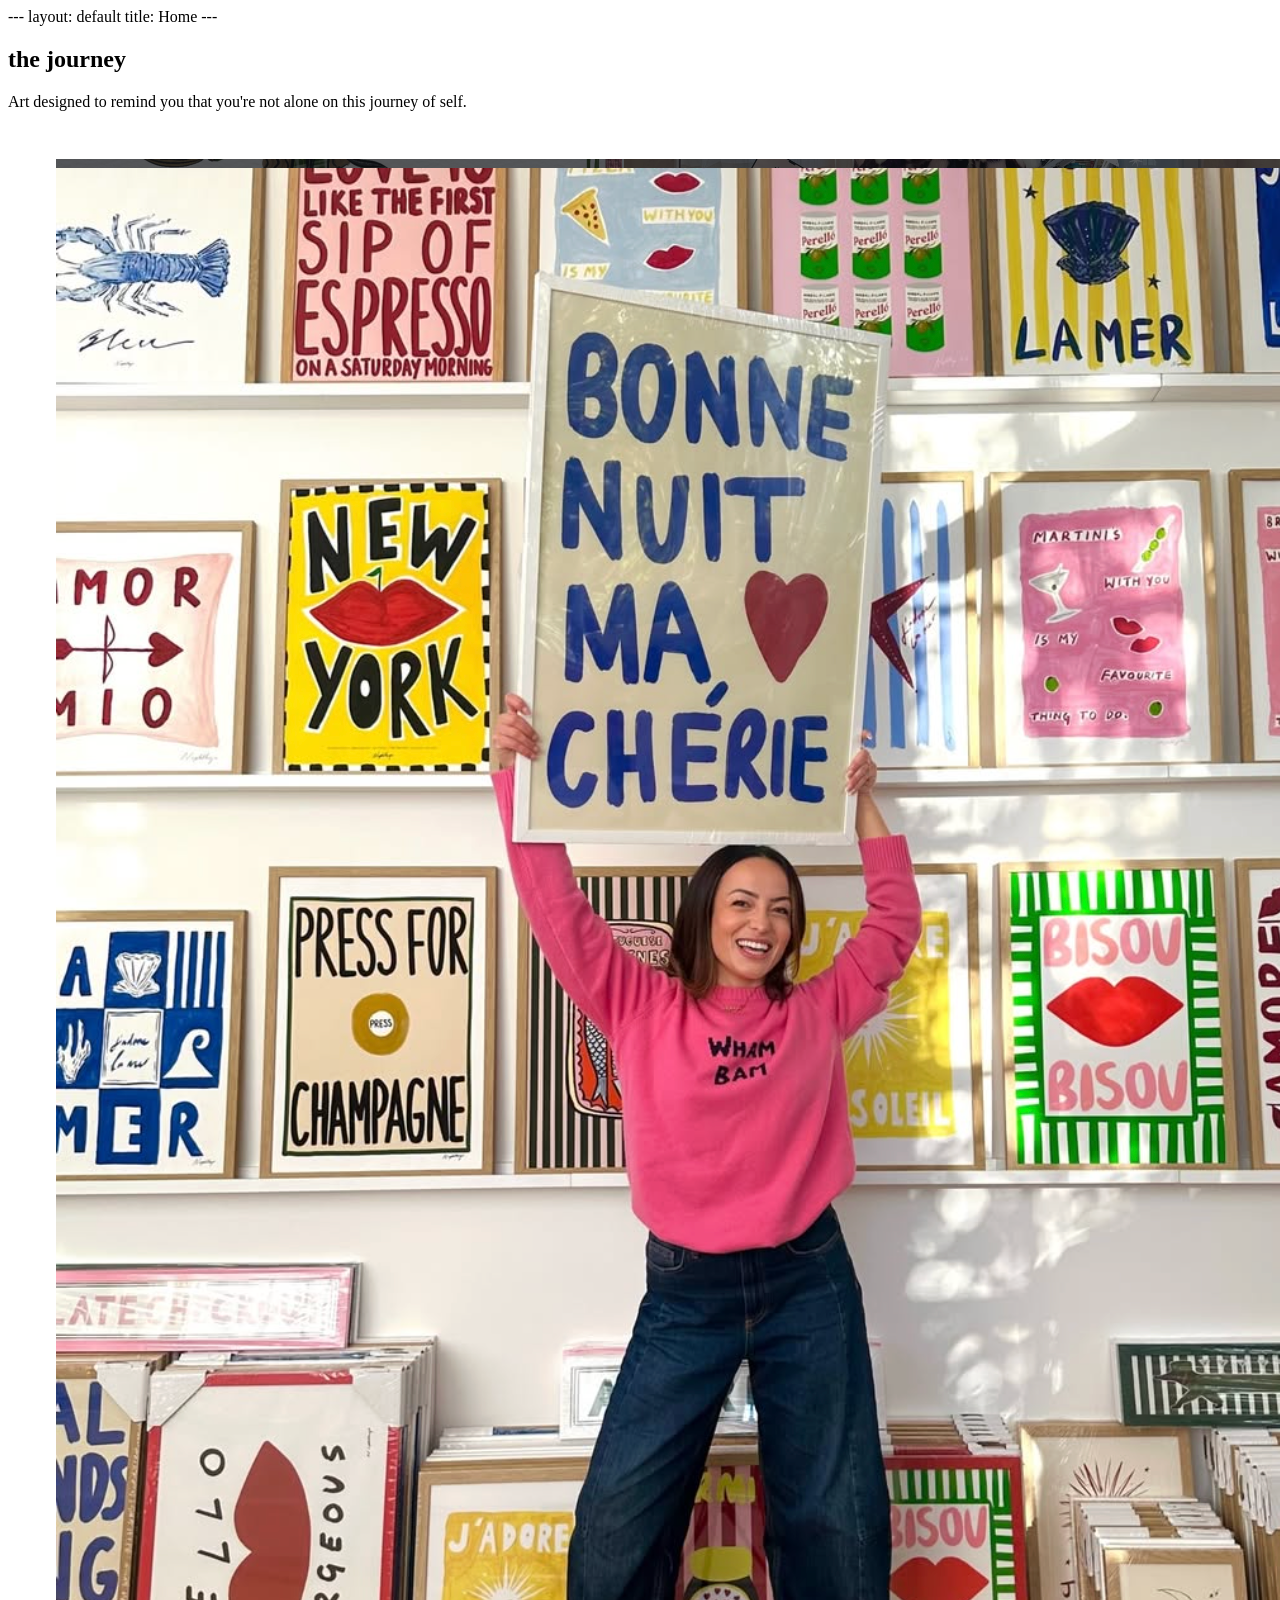
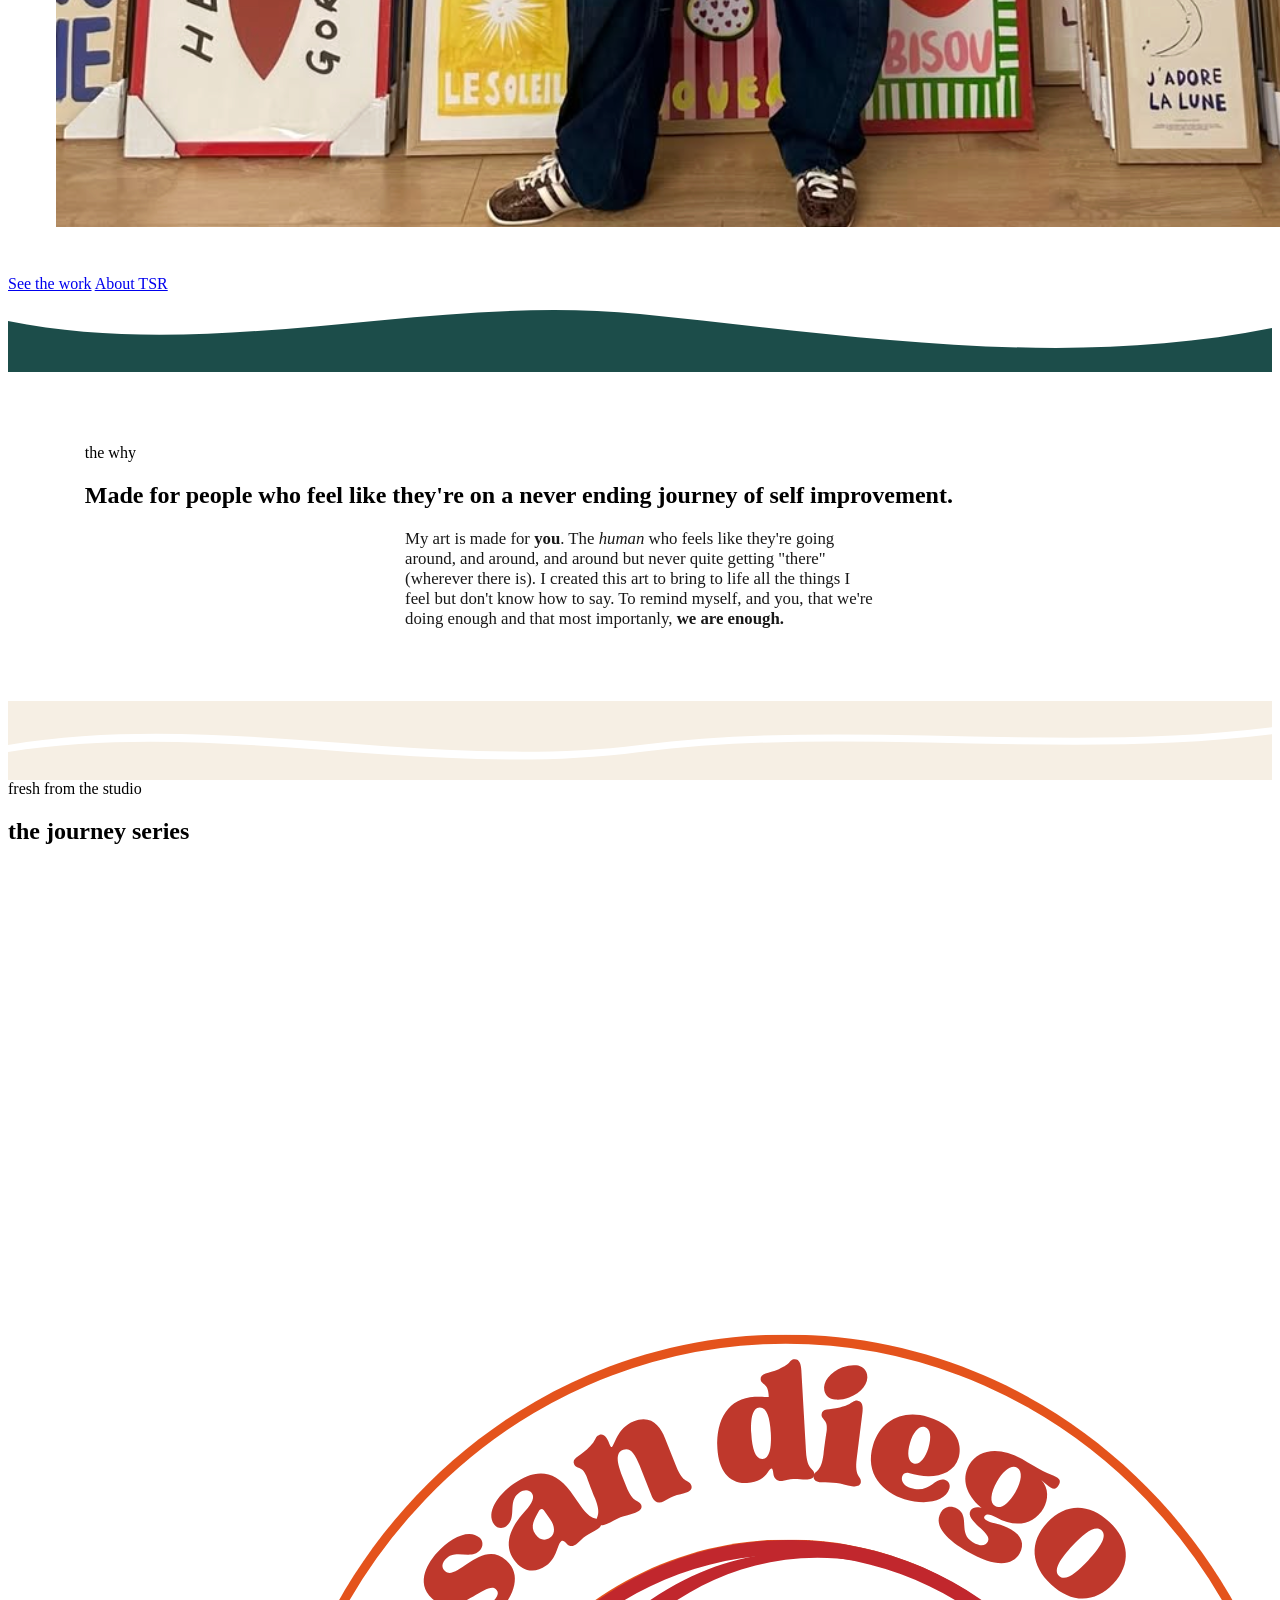
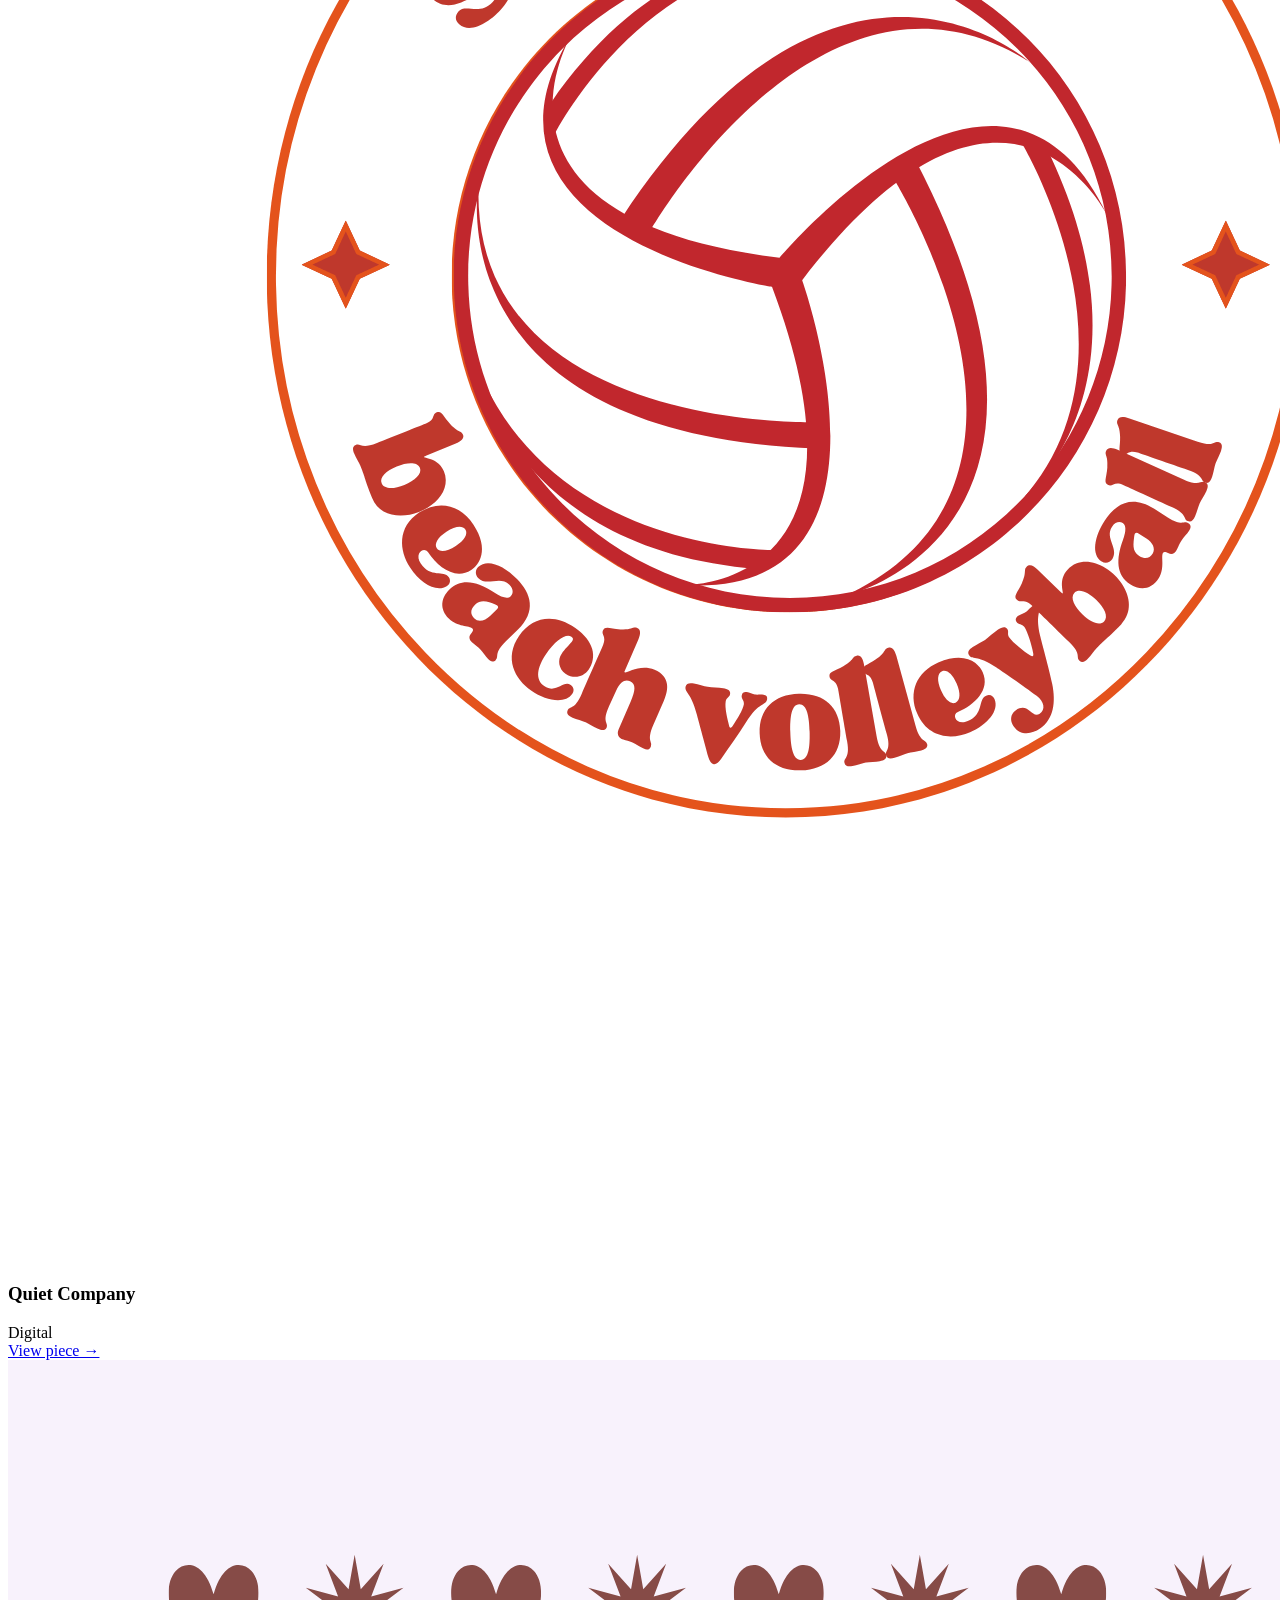
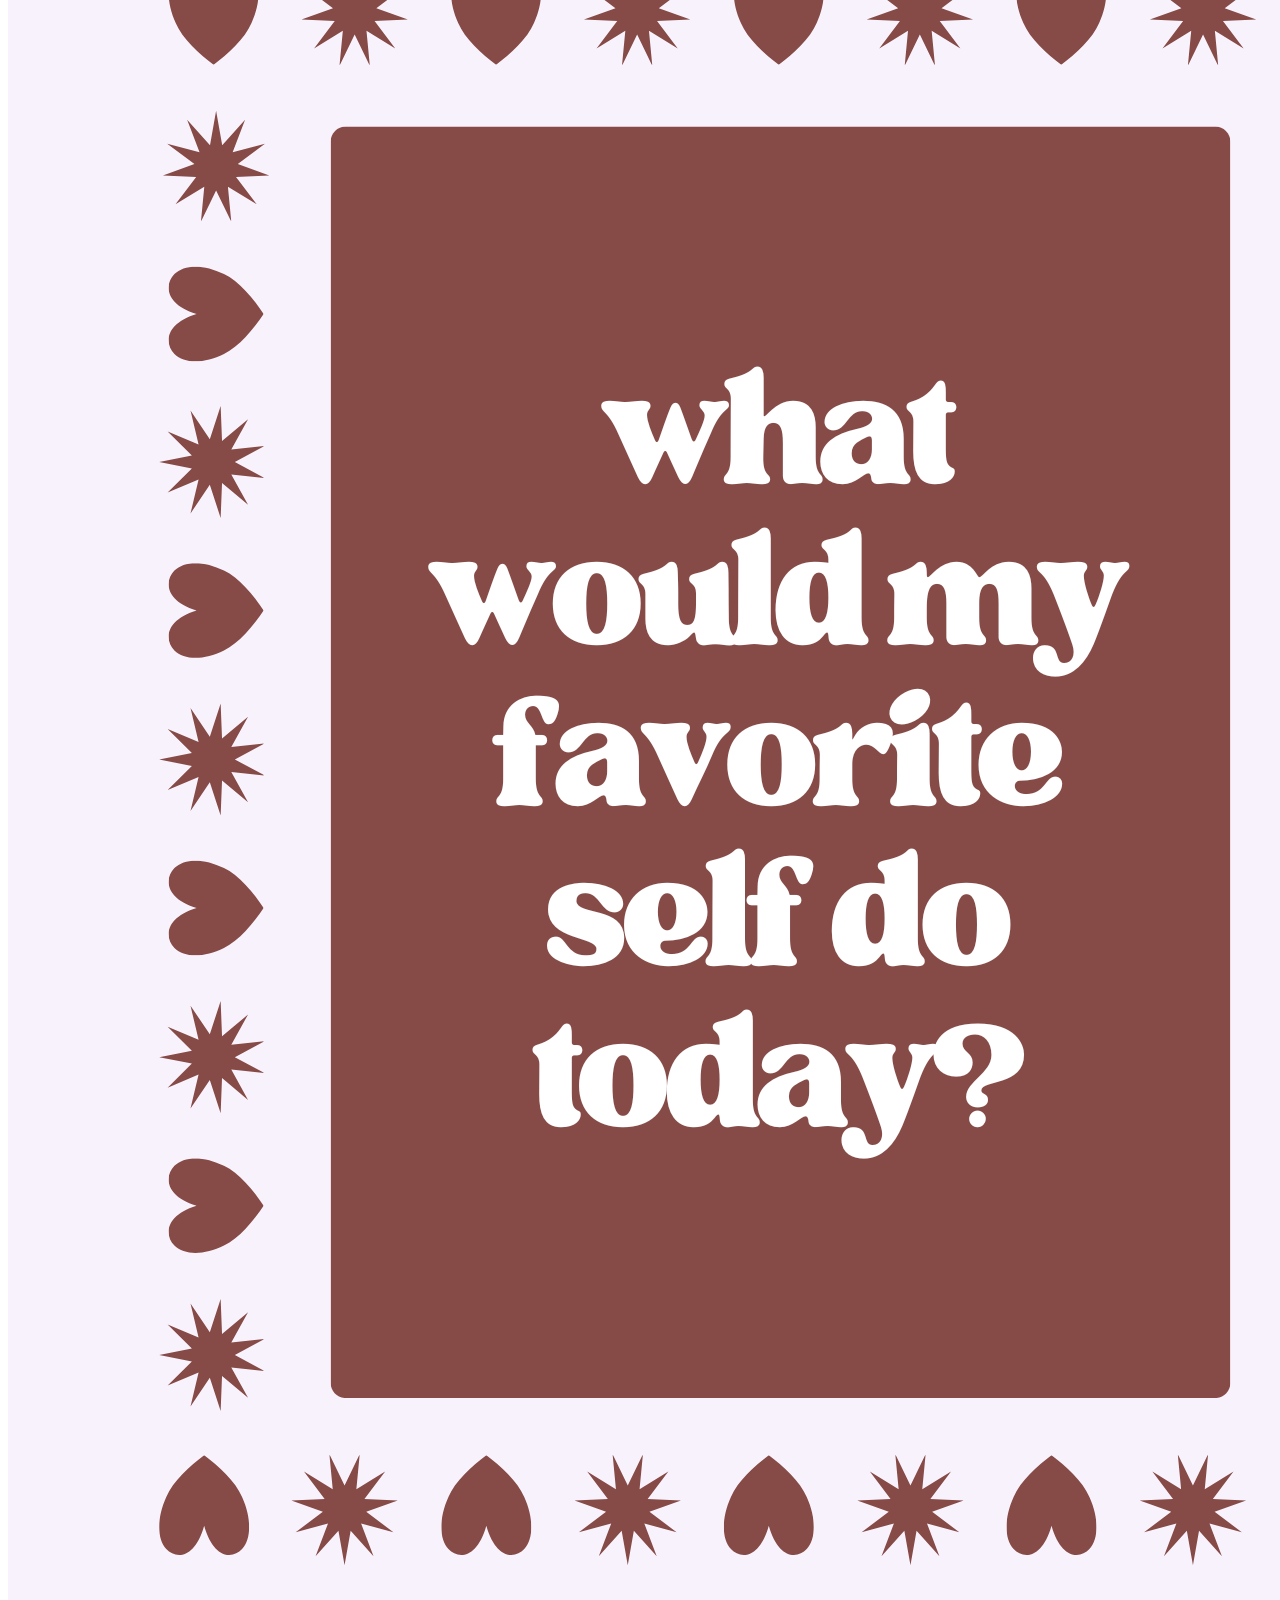
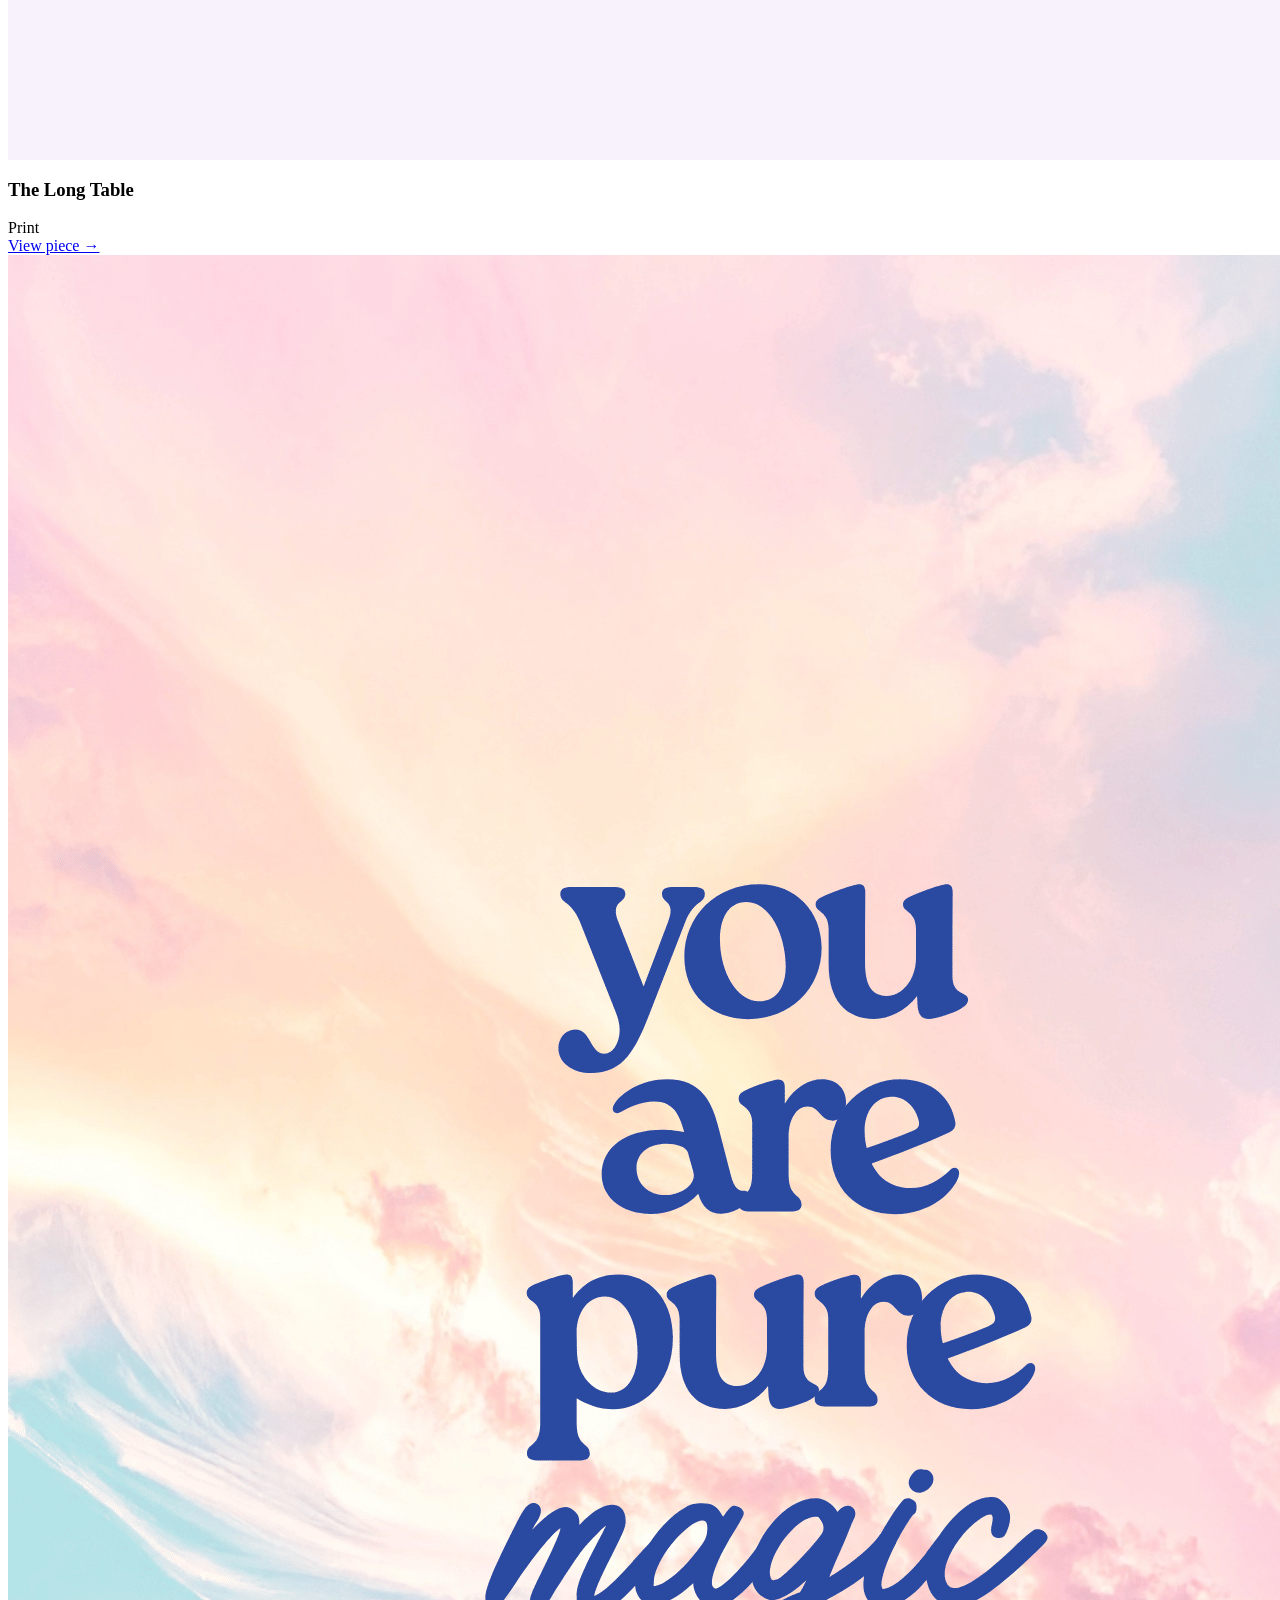
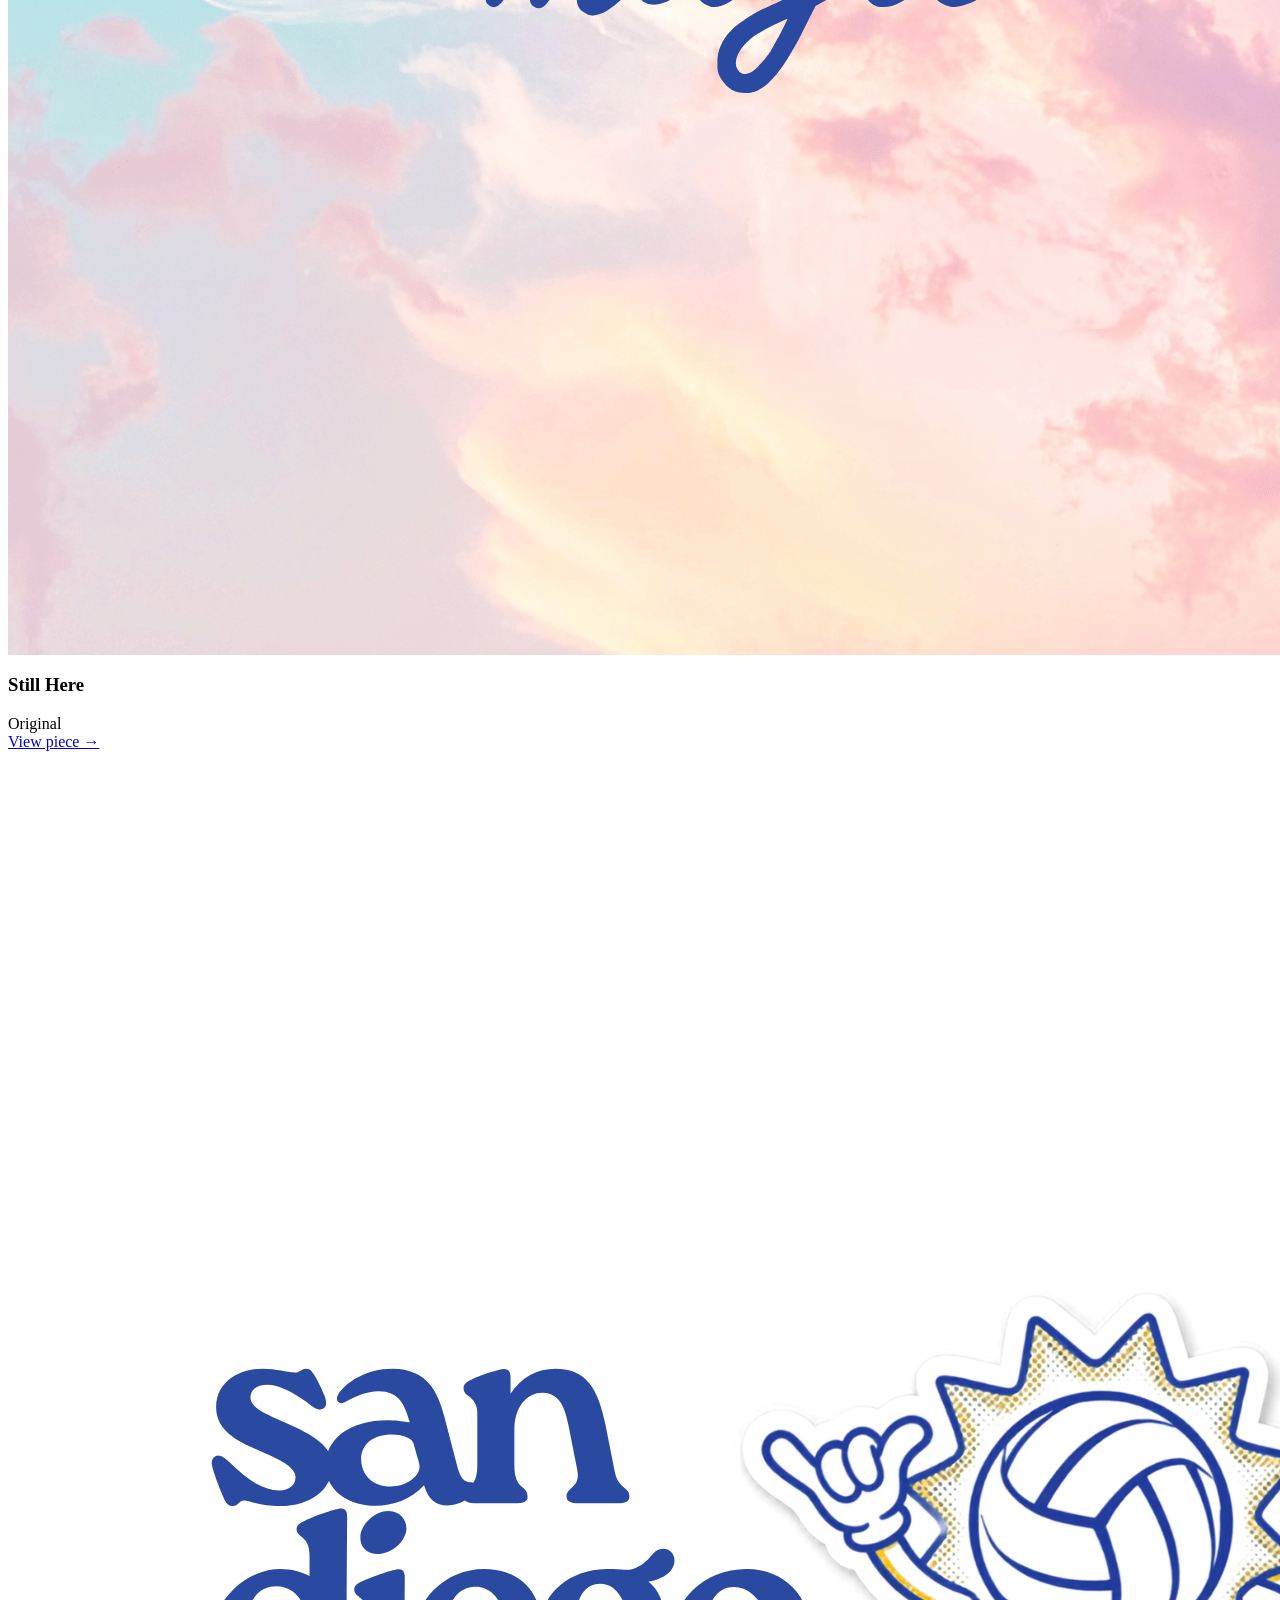
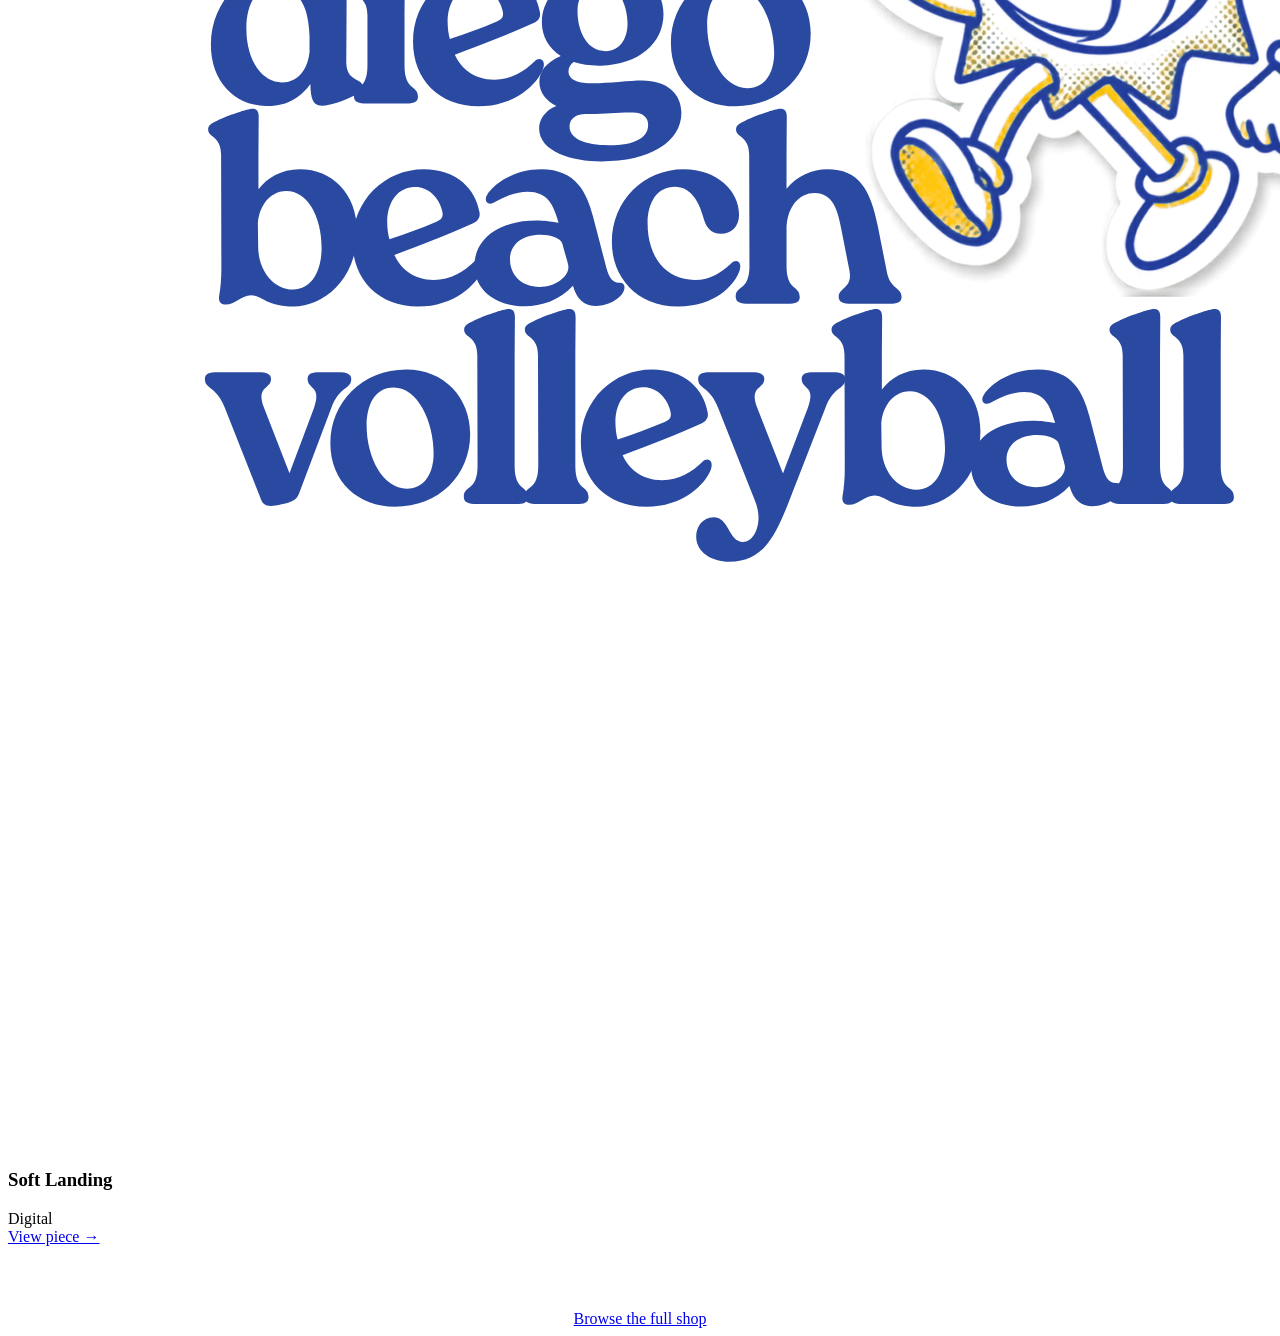
<file: index.html>
---
layout: default
title: Home
---
<body>

  <section class="hero-single">

 
  <div class="hero-single-text">
    <h1 class="hero-title">the journey</h1>
        <p class="hero-sub">Art designed to remind you that you're not alone on this journey of self.</p>
    
      <div class="hero-single-image" style="margin: 3rem">
    <img src="images/heroo.png" alt="Featured artist">
  </div>
    

    <div class="hero-ctas" style="justify-content:center;">
      <a href="portfolio.html" class="btn btn-primary">See the work</a>
      <a href="about.html" class="btn btn-ghost">About TSR</a>
    </div>
  </div>
</section>

<svg class="blob-divider" viewBox="0 0 1440 90" preserveAspectRatio="none" xmlns="http://www.w3.org/2000/svg">
  <path fill="#1C4D4A" d="M0,32 C240,80 480,0 720,24 C960,48 1200,88 1440,40 L1440,90 L0,90 Z"></path>
</svg>

<section class="band-teal" style="padding: 4.5rem 6vw;">
  <div class="section-head">
    <span class="eyebrow" style="color:var(--periwinkle-pale)">the why</span>
    <h2>Made for people who feel like they're on a never ending journey of self improvement.</h2>
    <p style="font-size:1.05rem; opacity:0.9; max-width:56ch; margin:0 auto;">
      My art is made for <b>you</b>. The <i>human</i> who feels like they're going around, and around, and around but never quite getting "there" (wherever there is). I created this art to bring to life all the things I feel but don't know how to say. To remind myself, and you, that we're doing enough and that most importanly, <b>we are enough.</b> 
    </p>
  </div>
</section>

<svg class="blob-divider" viewBox="0 0 1440 90" preserveAspectRatio="none" xmlns="http://www.w3.org/2000/svg">
  <path fill="#F6EFE4" d="M0,50 C240,10 480,80 720,50 C960,20 1200,60 1440,30 L1440,0 L0,0 Z" transform="translate(0,0)"></path>
  <path fill="#F6EFE4" d="M0,58 C240,20 480,90 720,58 C960,28 1200,68 1440,38 L1440,90 L0,90 Z"></path>
</svg>

<section class="section">
  <div class="section-head">
    <span class="eyebrow">fresh from the studio</span>
    <h2>the journey series</h2>
  </div>
  <div class="grid-4">
    <div class="pin-card tilt-2">
      <div class="art-thumb"><img src="images/bag.png" alt="Featured artist"></div>
      <h3>Quiet Company</h3>
      <div class="medium">Digital</div>
      <a href="#" class="btn btn-ghost btn-small">View piece →</a>
    </div>
    <div class="pin-card tilt-5">
      <div class="art-thumb"><img src="images/daily.png" alt="Featured artist"></div>
      <h3>The Long Table</h3>
      <div class="medium">Print</div>
      <a href="#" class="btn btn-ghost btn-small">View piece →</a>
    </div>
    <div class="pin-card tilt-1">
      <div class="art-thumb"><img src="images/magic.png" alt="Featured artist"></div>
      <h3>Still Here</h3>
      <div class="medium">Original</div>
      <a href="#" class="btn btn-ghost btn-small">View piece →</a>
    </div>
    <div class="pin-card tilt-6">
      <div class="art-thumb"><img src="images/shirt.png" alt="Featured artist"></div>
      <h3>Soft Landing</h3>
      <div class="medium">Digital</div>
      <a href="#" class="btn btn-ghost btn-small">View piece →</a>
    </div>
  </div>
  <div style="text-align:center; margin-top:4rem;">
    <a href="portfolio.html" class="btn btn-primary">Browse the full shop</a>
  </div>
</section>

</body>
</file>
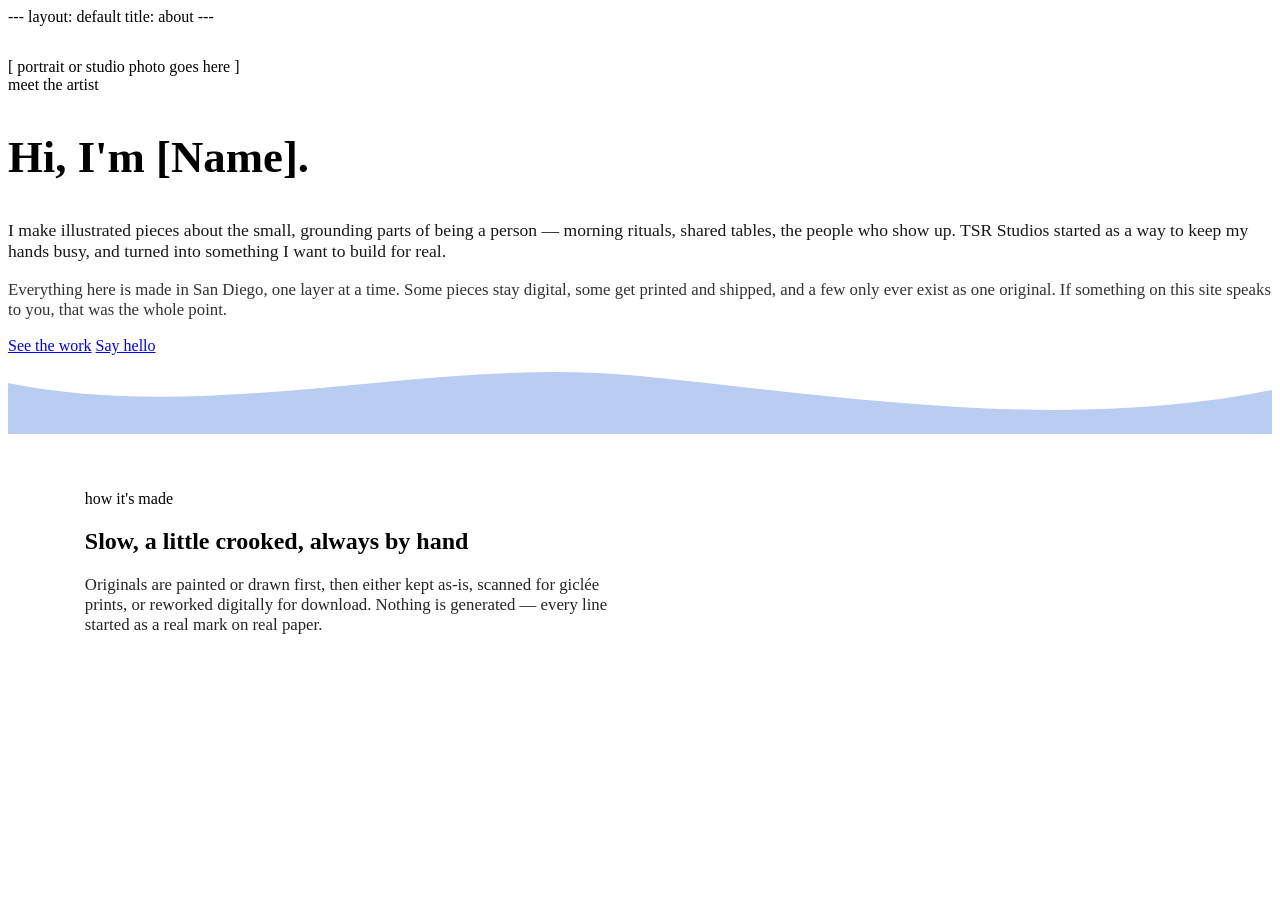
<file: about.html>
---
layout: default
title: about
---
<body>

<section class="section" style="padding-top:2rem;">
  <div class="about-wrap">
    <div class="about-portrait">[ portrait or studio photo goes here ]</div>
    <div>
      <span class="eyebrow">meet the artist</span>
      <h1 style="font-size:clamp(2rem, 3.5vw, 2.8rem);">Hi, I'm [Name].</h1>
      <p style="font-size:1.1rem; opacity:0.9;">
        I make illustrated pieces about the small, grounding parts of being a person — morning rituals, shared tables, the people who show up. TSR Studios started as a way to keep my hands busy, and turned into something I want to build for real.
      </p>
      <p style="font-size:1.05rem; opacity:0.8;">
        Everything here is made in San Diego, one layer at a time. Some pieces stay digital, some get printed and shipped, and a few only ever exist as one original. If something on this site speaks to you, that was the whole point.
      </p>
      <div class="hero-ctas">
        <a href="portfolio.html" class="btn btn-primary">See the work</a>
        <a href="contact.html" class="btn btn-ghost">Say hello</a>
      </div>
    </div>
  </div>
</section>

<svg class="blob-divider" viewBox="0 0 1440 90" preserveAspectRatio="none" xmlns="http://www.w3.org/2000/svg">
  <path fill="#B9CCF1" d="M0,32 C240,80 480,0 720,24 C960,48 1200,88 1440,40 L1440,90 L0,90 Z"></path>
</svg>

<section style="background:var(--periwinkle-pale); padding: 3.5rem 6vw;">
  <div class="section-head" style="max-width:70ch;">
    <span class="eyebrow" style="color:var(--teal-deep);">how it's made</span>
    <h2>Slow, a little crooked, always by hand</h2>
    <p style="font-size:1.05rem; color:var(--charcoal); opacity:0.85;">
      Originals are painted or drawn first, then either kept as-is, scanned for giclée prints, or reworked digitally for download. Nothing is generated — every line started as a real mark on real paper.
    </p>
  </div>
</section>

</body>
</file>
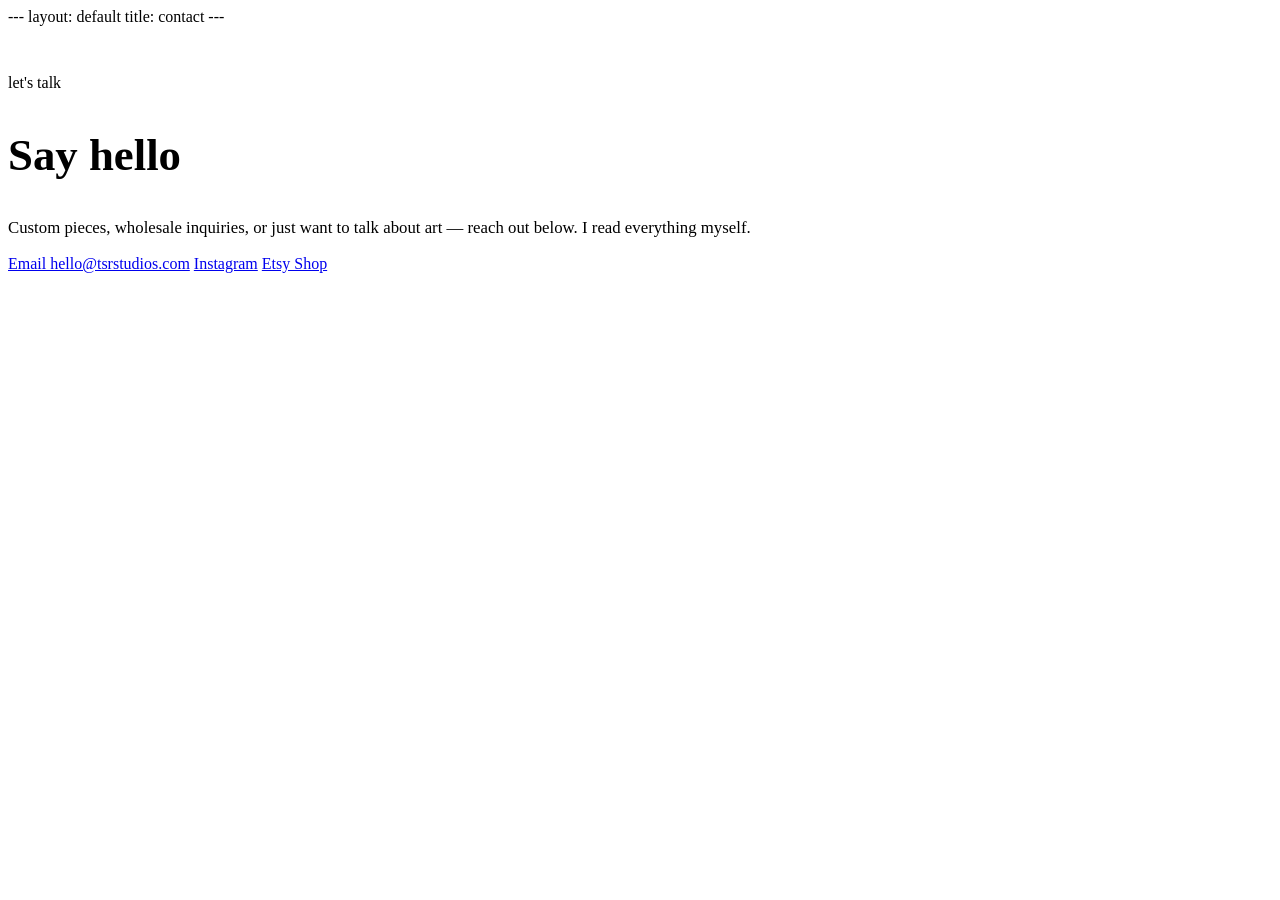
<file: contact.html>
---
layout: default
title: contact
---
<body>

<section class="section" style="padding-top:3rem;">
  <div class="section-head">
    <span class="eyebrow">let's talk</span>
    <h1 style="font-size:clamp(2rem, 3.5vw, 2.8rem);">Say hello</h1>
  </div>

  <div class="contact-card">
    <p style="font-size:1.05rem;">
      Custom pieces, wholesale inquiries, or just want to talk about art — reach out below. I read everything myself.
    </p>
    <div class="contact-links">
      <a href="mailto:hello@tsrstudios.com" class="btn btn-primary">Email hello@tsrstudios.com</a>
      <a href="#" class="btn btn-ghost">Instagram</a>
      <a href="#" class="btn btn-ghost">Etsy Shop</a>
    </div>
  </div>
</section>

</body>
</file>
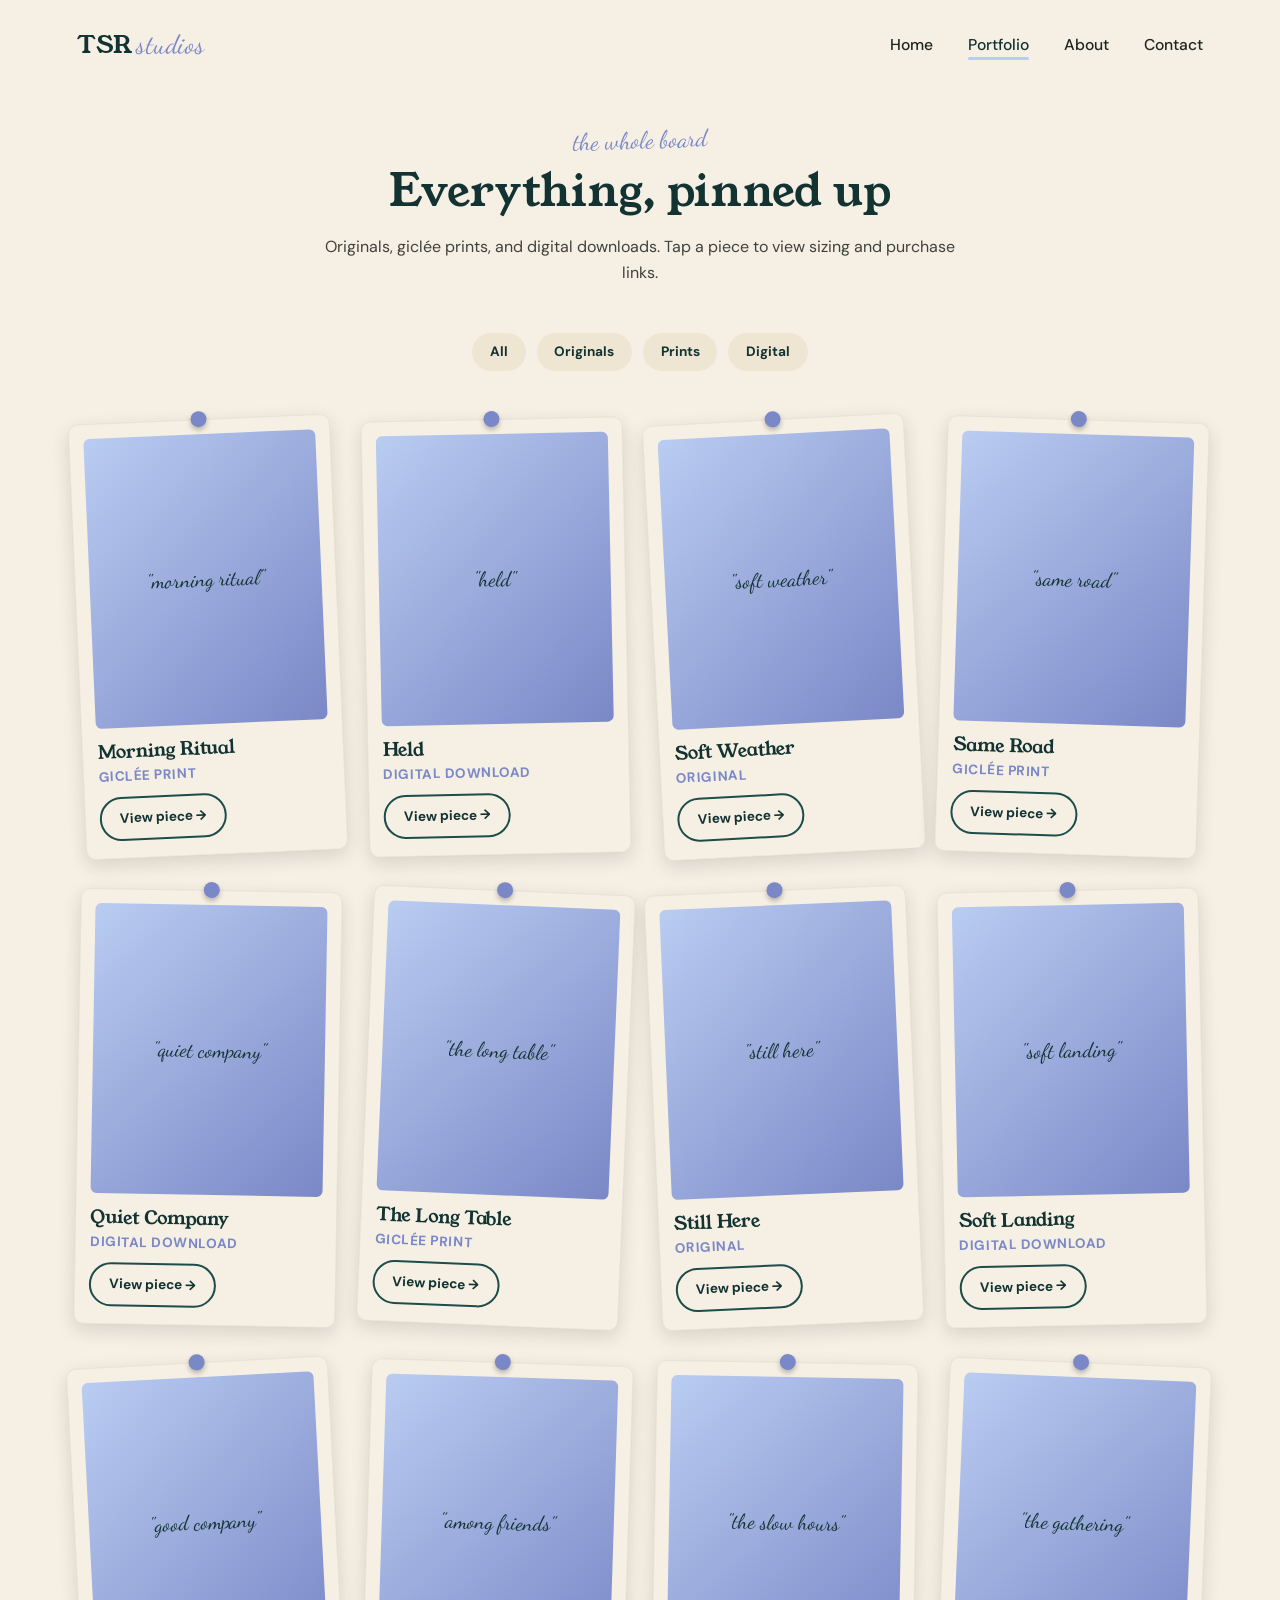
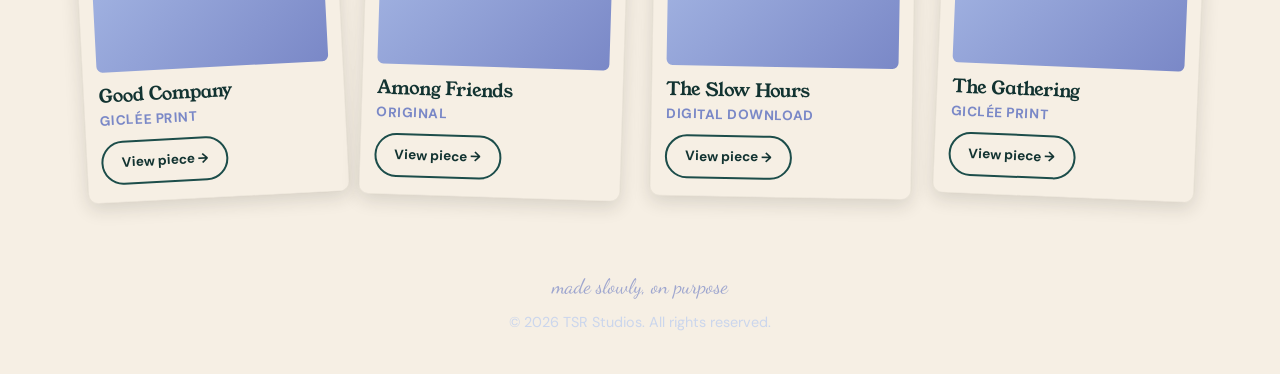
<file: portfolio.html>
<!DOCTYPE html>
<html lang="en">
<head>
<meta charset="UTF-8">
<meta name="viewport" content="width=device-width, initial-scale=1.0">
<title>Portfolio — TSR Studios</title>
<link rel="stylesheet" href="style.css">
</head>
<body>

<header class="site-header">
  <a href="index.html" class="logo">TSR<span>studios</span></a>
  <nav>
    <ul>
      <li><a href="index.html">Home</a></li>
      <li><a href="portfolio.html" class="active">Portfolio</a></li>
      <li><a href="about.html">About</a></li>
      <li><a href="contact.html">Contact</a></li>
    </ul>
  </nav>
</header>

<section class="section" style="padding-top:2rem;">
  <div class="section-head">
    <span class="eyebrow">the whole board</span>
    <h1 style="font-size:clamp(2rem, 3.5vw, 2.8rem);">Everything, pinned up</h1>
    <p style="opacity:0.85;">Originals, giclée prints, and digital downloads. Tap a piece to view sizing and purchase links.</p>
  </div>

  <div class="chip-row">
    <span class="chip">All</span>
    <span class="chip">Originals</span>
    <span class="chip">Prints</span>
    <span class="chip">Digital</span>
  </div>

  <div class="grid-4">
    <div class="pin-card tilt-1">
      <div class="art-thumb">"morning ritual"</div>
      <h3>Morning Ritual</h3>
      <div class="medium">Giclée Print</div>
      <a href="#" class="btn btn-ghost btn-small">View piece →</a>
    </div>
    <div class="pin-card tilt-3">
      <div class="art-thumb">"held"</div>
      <h3>Held</h3>
      <div class="medium">Digital Download</div>
      <a href="#" class="btn btn-ghost btn-small">View piece →</a>
    </div>
    <div class="pin-card tilt-5">
      <div class="art-thumb">"soft weather"</div>
      <h3>Soft Weather</h3>
      <div class="medium">Original</div>
      <a href="#" class="btn btn-ghost btn-small">View piece →</a>
    </div>
    <div class="pin-card tilt-2">
      <div class="art-thumb">"same road"</div>
      <h3>Same Road</h3>
      <div class="medium">Giclée Print</div>
      <a href="#" class="btn btn-ghost btn-small">View piece →</a>
    </div>
    <div class="pin-card tilt-6">
      <div class="art-thumb">"quiet company"</div>
      <h3>Quiet Company</h3>
      <div class="medium">Digital Download</div>
      <a href="#" class="btn btn-ghost btn-small">View piece →</a>
    </div>
    <div class="pin-card tilt-4">
      <div class="art-thumb">"the long table"</div>
      <h3>The Long Table</h3>
      <div class="medium">Giclée Print</div>
      <a href="#" class="btn btn-ghost btn-small">View piece →</a>
    </div>
    <div class="pin-card tilt-1">
      <div class="art-thumb">"still here"</div>
      <h3>Still Here</h3>
      <div class="medium">Original</div>
      <a href="#" class="btn btn-ghost btn-small">View piece →</a>
    </div>
    <div class="pin-card tilt-3">
      <div class="art-thumb">"soft landing"</div>
      <h3>Soft Landing</h3>
      <div class="medium">Digital Download</div>
      <a href="#" class="btn btn-ghost btn-small">View piece →</a>
    </div>
    <div class="pin-card tilt-5">
      <div class="art-thumb">"good company"</div>
      <h3>Good Company</h3>
      <div class="medium">Giclée Print</div>
      <a href="#" class="btn btn-ghost btn-small">View piece →</a>
    </div>
    <div class="pin-card tilt-2">
      <div class="art-thumb">"among friends"</div>
      <h3>Among Friends</h3>
      <div class="medium">Original</div>
      <a href="#" class="btn btn-ghost btn-small">View piece →</a>
    </div>
    <div class="pin-card tilt-6">
      <div class="art-thumb">"the slow hours"</div>
      <h3>The Slow Hours</h3>
      <div class="medium">Digital Download</div>
      <a href="#" class="btn btn-ghost btn-small">View piece →</a>
    </div>
    <div class="pin-card tilt-4">
      <div class="art-thumb">"the gathering"</div>
      <h3>The Gathering</h3>
      <div class="medium">Giclée Print</div>
      <a href="#" class="btn btn-ghost btn-small">View piece →</a>
    </div>
  </div>
</section>

<footer>
  <span class="footer-script">made slowly, on purpose</span>
  © 2026 TSR Studios. All rights reserved.
</footer>

</body>
</html>
</file>
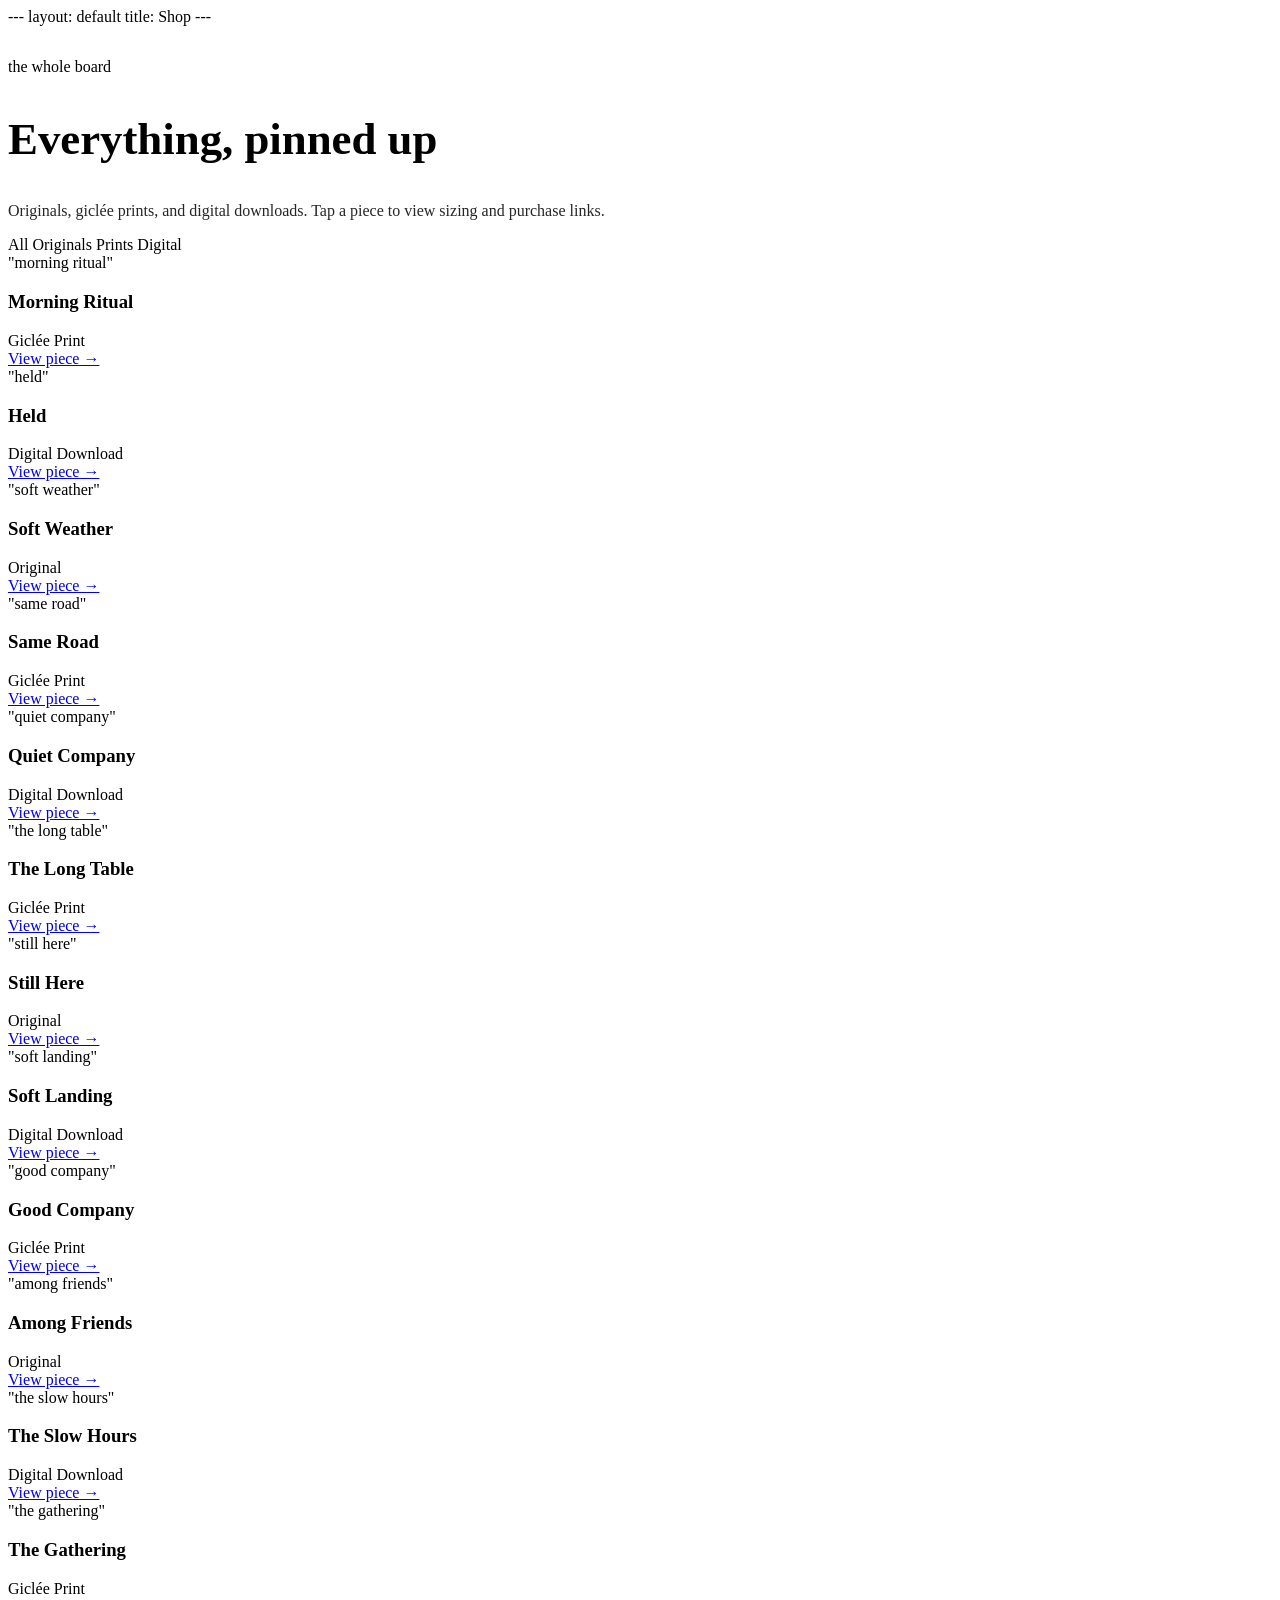
<file: shop.html>
---
layout: default
title: Shop
---
<body>


<section class="section" style="padding-top:2rem;">
  <div class="section-head">
    <span class="eyebrow">the whole board</span>
    <h1 style="font-size:clamp(2rem, 3.5vw, 2.8rem);">Everything, pinned up</h1>
    <p style="opacity:0.85;">Originals, giclée prints, and digital downloads. Tap a piece to view sizing and purchase links.</p>
  </div>

  <div class="chip-row">
    <span class="chip">All</span>
    <span class="chip">Originals</span>
    <span class="chip">Prints</span>
    <span class="chip">Digital</span>
  </div>

  <div class="grid-4">
    <div class="pin-card tilt-1">
      <div class="art-thumb">"morning ritual"</div>
      <h3>Morning Ritual</h3>
      <div class="medium">Giclée Print</div>
      <a href="#" class="btn btn-ghost btn-small">View piece →</a>
    </div>
    <div class="pin-card tilt-3">
      <div class="art-thumb">"held"</div>
      <h3>Held</h3>
      <div class="medium">Digital Download</div>
      <a href="#" class="btn btn-ghost btn-small">View piece →</a>
    </div>
    <div class="pin-card tilt-5">
      <div class="art-thumb">"soft weather"</div>
      <h3>Soft Weather</h3>
      <div class="medium">Original</div>
      <a href="#" class="btn btn-ghost btn-small">View piece →</a>
    </div>
    <div class="pin-card tilt-2">
      <div class="art-thumb">"same road"</div>
      <h3>Same Road</h3>
      <div class="medium">Giclée Print</div>
      <a href="#" class="btn btn-ghost btn-small">View piece →</a>
    </div>
    <div class="pin-card tilt-6">
      <div class="art-thumb">"quiet company"</div>
      <h3>Quiet Company</h3>
      <div class="medium">Digital Download</div>
      <a href="#" class="btn btn-ghost btn-small">View piece →</a>
    </div>
    <div class="pin-card tilt-4">
      <div class="art-thumb">"the long table"</div>
      <h3>The Long Table</h3>
      <div class="medium">Giclée Print</div>
      <a href="#" class="btn btn-ghost btn-small">View piece →</a>
    </div>
    <div class="pin-card tilt-1">
      <div class="art-thumb">"still here"</div>
      <h3>Still Here</h3>
      <div class="medium">Original</div>
      <a href="#" class="btn btn-ghost btn-small">View piece →</a>
    </div>
    <div class="pin-card tilt-3">
      <div class="art-thumb">"soft landing"</div>
      <h3>Soft Landing</h3>
      <div class="medium">Digital Download</div>
      <a href="#" class="btn btn-ghost btn-small">View piece →</a>
    </div>
    <div class="pin-card tilt-5">
      <div class="art-thumb">"good company"</div>
      <h3>Good Company</h3>
      <div class="medium">Giclée Print</div>
      <a href="#" class="btn btn-ghost btn-small">View piece →</a>
    </div>
    <div class="pin-card tilt-2">
      <div class="art-thumb">"among friends"</div>
      <h3>Among Friends</h3>
      <div class="medium">Original</div>
      <a href="#" class="btn btn-ghost btn-small">View piece →</a>
    </div>
    <div class="pin-card tilt-6">
      <div class="art-thumb">"the slow hours"</div>
      <h3>The Slow Hours</h3>
      <div class="medium">Digital Download</div>
      <a href="#" class="btn btn-ghost btn-small">View piece →</a>
    </div>
    <div class="pin-card tilt-4">
      <div class="art-thumb">"the gathering"</div>
      <h3>The Gathering</h3>
      <div class="medium">Giclée Print</div>
      <a href="#" class="btn btn-ghost btn-small">View piece →</a>
    </div>
  </div>
</section>


</body>
</file>
<file: style.css>
/* ===== TSR Studios — shared styles ===== */

@import url('https://fonts.googleapis.com/css2?family=Young+Serif&family=Dancing+Script:wght@500;600;700&family=DM+Sans:wght@400;500;700&display=swap');

:root {
  --teal: #1C4D4A;
  --teal-deep: #123331;
  --periwinkle: #7A88C7;
  --periwinkle-pale: #B9CCF1;
  --charcoal: #20241F;
  --cream: #F6EFE4;
  --cream-warm: #EFE5D3;

  --font-display: 'Young Serif', serif;
  --font-script: 'Dancing Script', cursive;
  --font-body: 'DM Sans', sans-serif;

  --radius-card: 10px;
  --shadow-card: 0 6px 18px rgba(32, 36, 31, 0.14);
  --shadow-card-hover: 0 12px 28px rgba(28, 77, 74, 0.22);
}

* { box-sizing: border-box; }

html { scroll-behavior: smooth; }

body {
  margin: 0;
  background: var(--cream);
  color: var(--charcoal);
  font-family: var(--font-body);
  line-height: 1.6;
  -webkit-font-smoothing: antialiased;
}

img { max-width: 100%; display: block; }

a { color: inherit; }

h1, h2, h3 {
  font-family: var(--font-display);
  font-weight: 400;
  margin: 0 0 0.4em 0;
  line-height: 1.15;
  color: var(--teal-deep);
}

.eyebrow {
  font-family: var(--font-script);
  font-size: 1.5rem;
  color: var(--periwinkle);
  display: inline-block;
  margin-bottom: 0.25rem;
  transform: rotate(-2deg);
}

/* focus visibility for accessibility */
a:focus-visible, button:focus-visible {
  outline: 3px solid var(--periwinkle);
  outline-offset: 3px;
}

@media (prefers-reduced-motion: reduce) {
  * { animation: none !important; transition: none !important; }
}

/* ===== Header / Nav ===== */
.site-header {
  display: flex;
  align-items: center;
  justify-content: space-between;
  padding: 1.5rem 6vw;
  position: relative;
  z-index: 10;
}

.logo {
  font-family: var(--font-display);
  font-size: 1.5rem;
  font-weight: 400;
  text-decoration: none;
  color: var(--teal-deep);
  letter-spacing: 0.01em;
}

.logo span {
  font-family: var(--font-script);
  color: var(--periwinkle);
  font-size: 1.1em;
  margin-left: 0.15em;
}

nav ul {
  list-style: none;
  display: flex;
  gap: 2.2rem;
  margin: 0;
  padding: 0;
}

nav a {
  text-decoration: none;
  font-weight: 500;
  font-size: 0.98rem;
  color: var(--charcoal);
  position: relative;
  padding-bottom: 3px;
}

nav a.active,
nav a:hover {
  color: var(--teal-deep);
}

nav a.active::after {
  content: "";
  position: absolute;
  left: 0; right: 0; bottom: -2px;
  height: 3px;
  background: var(--periwinkle-pale);
  border-radius: 3px;
}

.nav-toggle { display: none; }

@media (max-width: 720px) {
  nav ul { gap: 1.2rem; }
  .site-header { padding: 1.25rem 5vw; }
  nav a { font-size: 0.88rem; }
}

/* ===== Blob dividers ===== */
.blob-divider {
  width: 100%;
  height: 90px;
  display: block;
  margin-top: -1px;
}

/* ===== Hero (Home) ===== */
.hero {
  padding: 2rem 6vw 5rem;
  display: grid;
  grid-template-columns: 1.1fr 1fr;
  gap: 3rem;
  align-items: center;
  max-width: 1280px;
  margin: 0 auto;
}

.hero h1 {
  font-size: clamp(2.4rem, 4.2vw, 3.6rem);
  max-width: 11ch;
}

.hero p.lede {
  font-size: 1.15rem;
  max-width: 42ch;
  color: var(--charcoal);
  opacity: 0.85;
}

.hero-ctas {
  display: flex;
  gap: 1rem;
  margin-top: 1.75rem;
  flex-wrap: wrap;
}

/* ===== Hero (single image version) ===== */
.hero-single {
  padding: 2.5rem 6vw 4.5rem;
  max-width: 1100px;
  margin: 0 auto;
  text-align: center;
}

.hero-single-image {
  width: 100%;
  aspect-ratio: 16 / 9;
  border-radius: 18px;
  background: linear-gradient(135deg, var(--periwinkle-pale), var(--periwinkle) 55%, var(--teal));
  box-shadow: var(--shadow-card);
  display: flex;
  align-items: center;
  justify-content: center;
  color: var(--cream);
  font-family: var(--font-script);
  font-size: 1.6rem;
  transform: rotate(-1deg);
  margin-bottom: 2.75rem;
}

.hero-title {
  font-size: clamp(3.2rem, 8vw, 6rem);
  letter-spacing: -0.01em;
  margin-bottom: 0.3em;
}

.hero-sub {
  font-size: 1.2rem;
  max-width: 46ch;
  margin: 0 auto;
  opacity: 0.85;
}

@media (max-width: 560px) {
  .hero-single { padding: 1.5rem 6vw 3rem; }
}

/* ===== Buttons ===== */
.btn {
  display: inline-block;
  font-family: var(--font-body);
  font-weight: 700;
  font-size: 0.95rem;
  text-decoration: none;
  padding: 0.85rem 1.6rem;
  border-radius: 999px;
  border: 2px solid transparent;
  transition: transform 0.15s ease, box-shadow 0.15s ease;
  cursor: pointer;
}

.btn-primary {
  background: var(--teal);
  color: var(--cream);
  box-shadow: var(--shadow-card);
}

.btn-primary:hover {
  transform: translateY(-2px);
  box-shadow: var(--shadow-card-hover);
}

.btn-ghost {
  background: transparent;
  border-color: var(--teal);
  color: var(--teal-deep);
}

.btn-ghost:hover {
  background: var(--teal);
  color: var(--cream);
}

.btn-small {
  padding: 0.55rem 1.1rem;
  font-size: 0.85rem;
}

/* ===== Pinboard ===== */
.pinboard {
  position: relative;
}

.pin-card {
  background: var(--cream);
  border: 1px solid rgba(32,36,31,0.06);
  border-radius: var(--radius-card);
  box-shadow: var(--shadow-card);
  padding: 0.9rem 0.9rem 1.1rem;
  transition: transform 0.25s ease, box-shadow 0.25s ease;
  position: relative;
}

.pin-card:hover {
  transform: rotate(0deg) translateY(-4px) !important;
  box-shadow: var(--shadow-card-hover);
}

.pin-card::before {
  content: "";
  position: absolute;
  top: -9px;
  left: 50%;
  transform: translateX(-50%);
  width: 16px;
  height: 16px;
  border-radius: 50%;
  background: var(--periwinkle);
  box-shadow: 0 3px 5px rgba(0,0,0,0.25);
}

.pin-card .art-thumb {
  width: 100%;
  aspect-ratio: 4 / 5;
  border-radius: 6px;
  margin-bottom: 0.85rem;
  background: linear-gradient(135deg, var(--periwinkle-pale), var(--periwinkle));
  display: flex;
  align-items: center;
  justify-content: center;
  font-family: var(--font-script);
  font-size: 1.3rem;
  color: var(--teal-deep);
  text-align: center;
  padding: 0.5rem;
}

.pin-card h3 {
  font-size: 1.15rem;
  margin-bottom: 0.2rem;
}

.pin-card .medium {
  font-size: 0.85rem;
  color: var(--periwinkle);
  font-weight: 700;
  text-transform: uppercase;
  letter-spacing: 0.04em;
  margin-bottom: 0.6rem;
}

/* rotation variety */
.tilt-1 { transform: rotate(-2.5deg); }
.tilt-2 { transform: rotate(1.8deg); }
.tilt-3 { transform: rotate(-1.2deg); }
.tilt-4 { transform: rotate(2.4deg); }
.tilt-5 { transform: rotate(-3deg); }
.tilt-6 { transform: rotate(1deg); }

/* ===== Section wrappers ===== */
.section {
  padding: 4.5rem 6vw;
  max-width: 1280px;
  margin: 0 auto;
}

.section-head {
  text-align: center;
  max-width: 60ch;
  margin: 0 auto 3rem;
}

.grid-3 {
  display: grid;
  grid-template-columns: repeat(3, 1fr);
  gap: 2.2rem 1.8rem;
}

.grid-4 {
  display: grid;
  grid-template-columns: repeat(4, 1fr);
  gap: 2.2rem 1.6rem;
}

@media (max-width: 980px) {
  .hero { grid-template-columns: 1fr; text-align: center; }
  .hero p.lede { margin-inline: auto; }
  .hero-ctas { justify-content: center; }
  .grid-3, .grid-4 { grid-template-columns: repeat(2, 1fr); }
}

@media (max-width: 560px) {
  .grid-3, .grid-4 { grid-template-columns: 1fr; }
  .section { padding: 3rem 6vw; }
}

/* ===== Band (teal full-bleed section) ===== */
.band-teal {
  background: var(--teal);
  color: var(--cream);
}

.band-teal h2, .band-teal h3 { color: var(--cream); }

.band-teal .section-head p { color: var(--periwinkle-pale); }

/* ===== Filter chips (Portfolio page, CSS-only via labels) ===== */
.chip-row {
  display: flex;
  gap: 0.7rem;
  justify-content: center;
  flex-wrap: wrap;
  margin-bottom: 3rem;
}

.chip {
  font-size: 0.85rem;
  font-weight: 700;
  padding: 0.5rem 1.1rem;
  border-radius: 999px;
  background: var(--cream-warm);
  color: var(--teal-deep);
}

/* ===== About page ===== */
.about-wrap {
  display: grid;
  grid-template-columns: 0.85fr 1.15fr;
  gap: 3.5rem;
  align-items: start;
}

.about-portrait {
  aspect-ratio: 4/5;
  border-radius: var(--radius-card);
  background: linear-gradient(160deg, var(--periwinkle), var(--teal));
  box-shadow: var(--shadow-card);
  transform: rotate(-2deg);
  display: flex;
  align-items: center;
  justify-content: center;
  color: var(--cream);
  font-family: var(--font-script);
  font-size: 1.4rem;
  text-align: center;
  padding: 1rem;
}

@media (max-width: 780px) {
  .about-wrap { grid-template-columns: 1fr; }
}

/* ===== Contact page ===== */
.contact-card {
  background: var(--cream-warm);
  border-radius: var(--radius-card);
  padding: 2.5rem;
  text-align: center;
  max-width: 640px;
  margin: 0 auto;
  box-shadow: var(--shadow-card);
}

.contact-links {
  display: flex;
  gap: 1rem;
  justify-content: center;
  margin-top: 1.75rem;
  flex-wrap: wrap;
}

/* ===== Footer ===== */
.site-footer {
  background: var(--periwinkle-pale);
  padding: 0 0 2.5rem;
}

.footer-links {
  list-style: none;
  display: flex;
  gap: 2.2rem;
  justify-content: center;
  padding: 0;
  margin: 0 0 1.75rem;
}

.footer-links a {
  text-decoration: none;
  font-weight: 700;
  font-size: 0.95rem;
  color: var(--teal-deep);
}

.footer-links a:hover {
  text-decoration: underline;
}

footer {
  padding: 0 6vw 2.5rem;
  text-align: center;
  color: var(--periwinkle-pale);
  opacity: 0.7;
  font-size: 0.9rem;
}

footer .footer-script {
  font-family: var(--font-script);
  font-size: 1.3rem;
  color: var(--periwinkle);
  opacity: 1;
  display: block;
  margin-bottom: 0.5rem;
}
</file>
